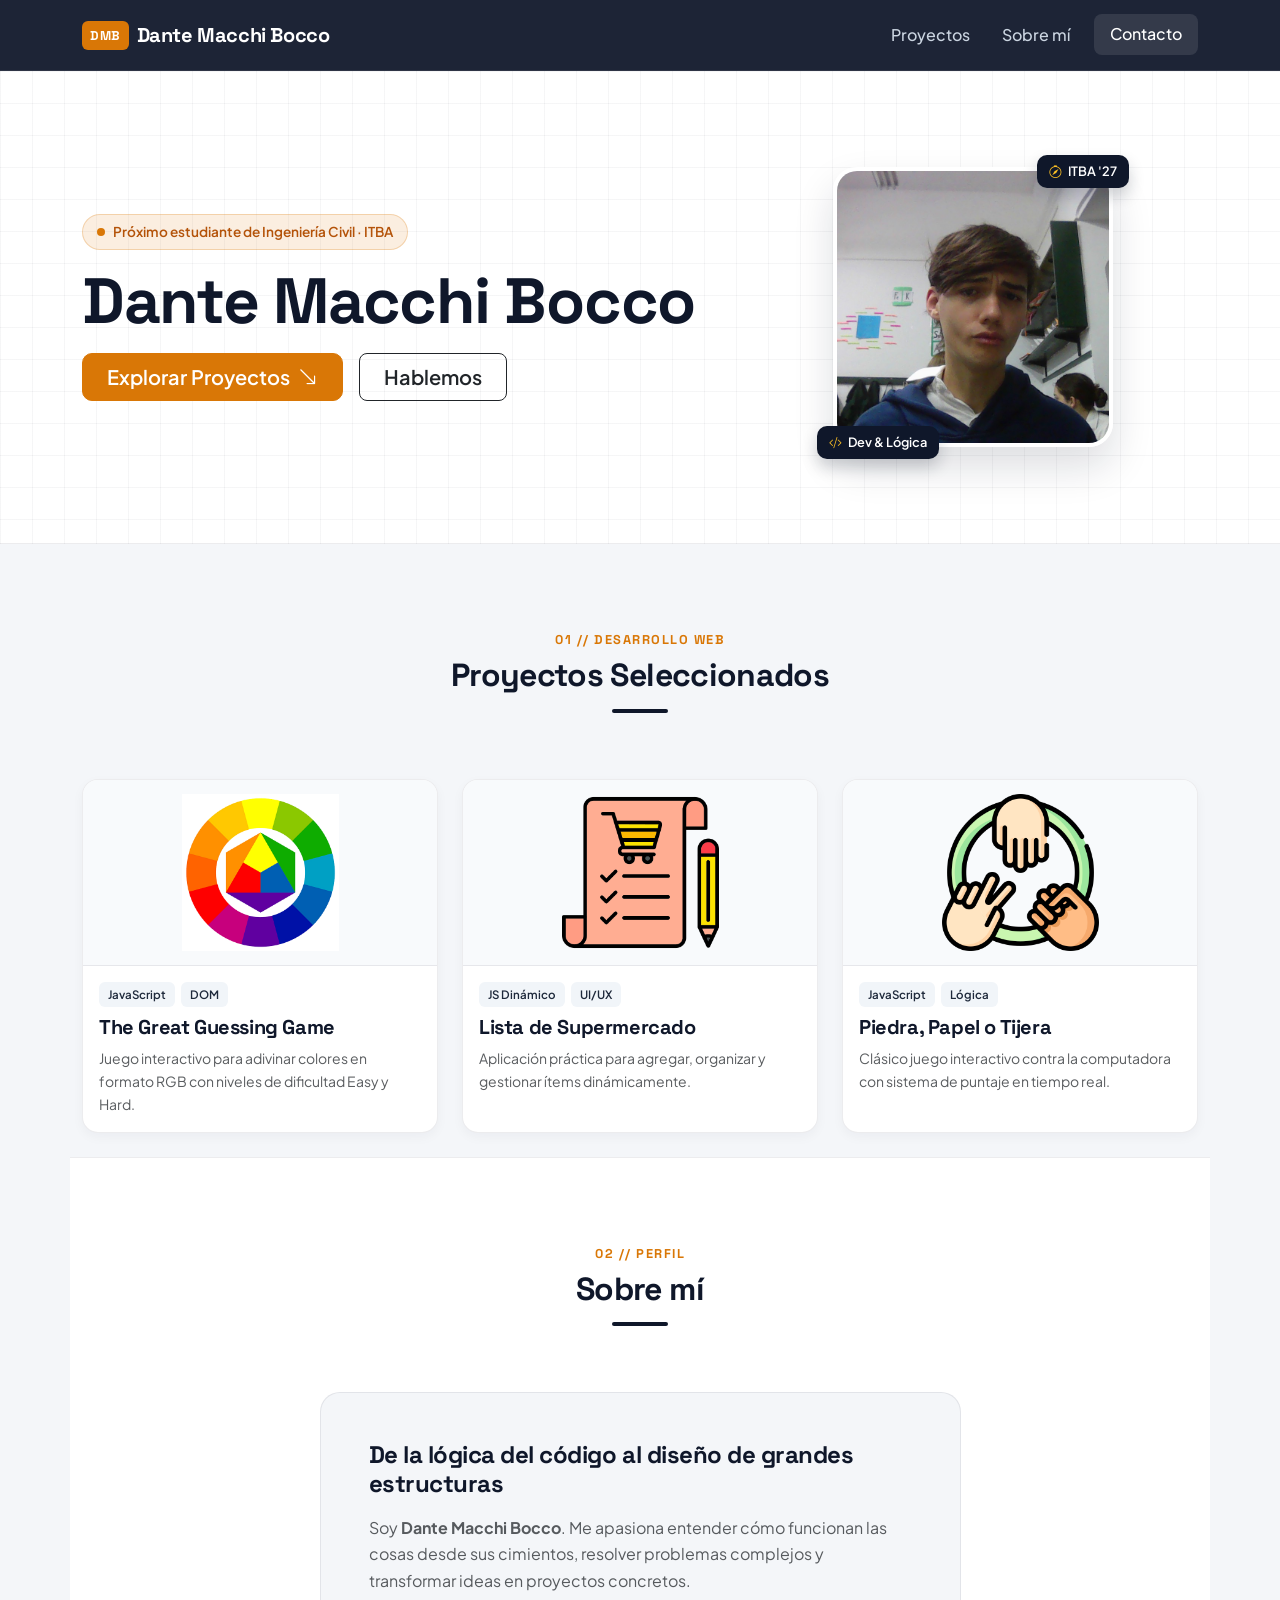
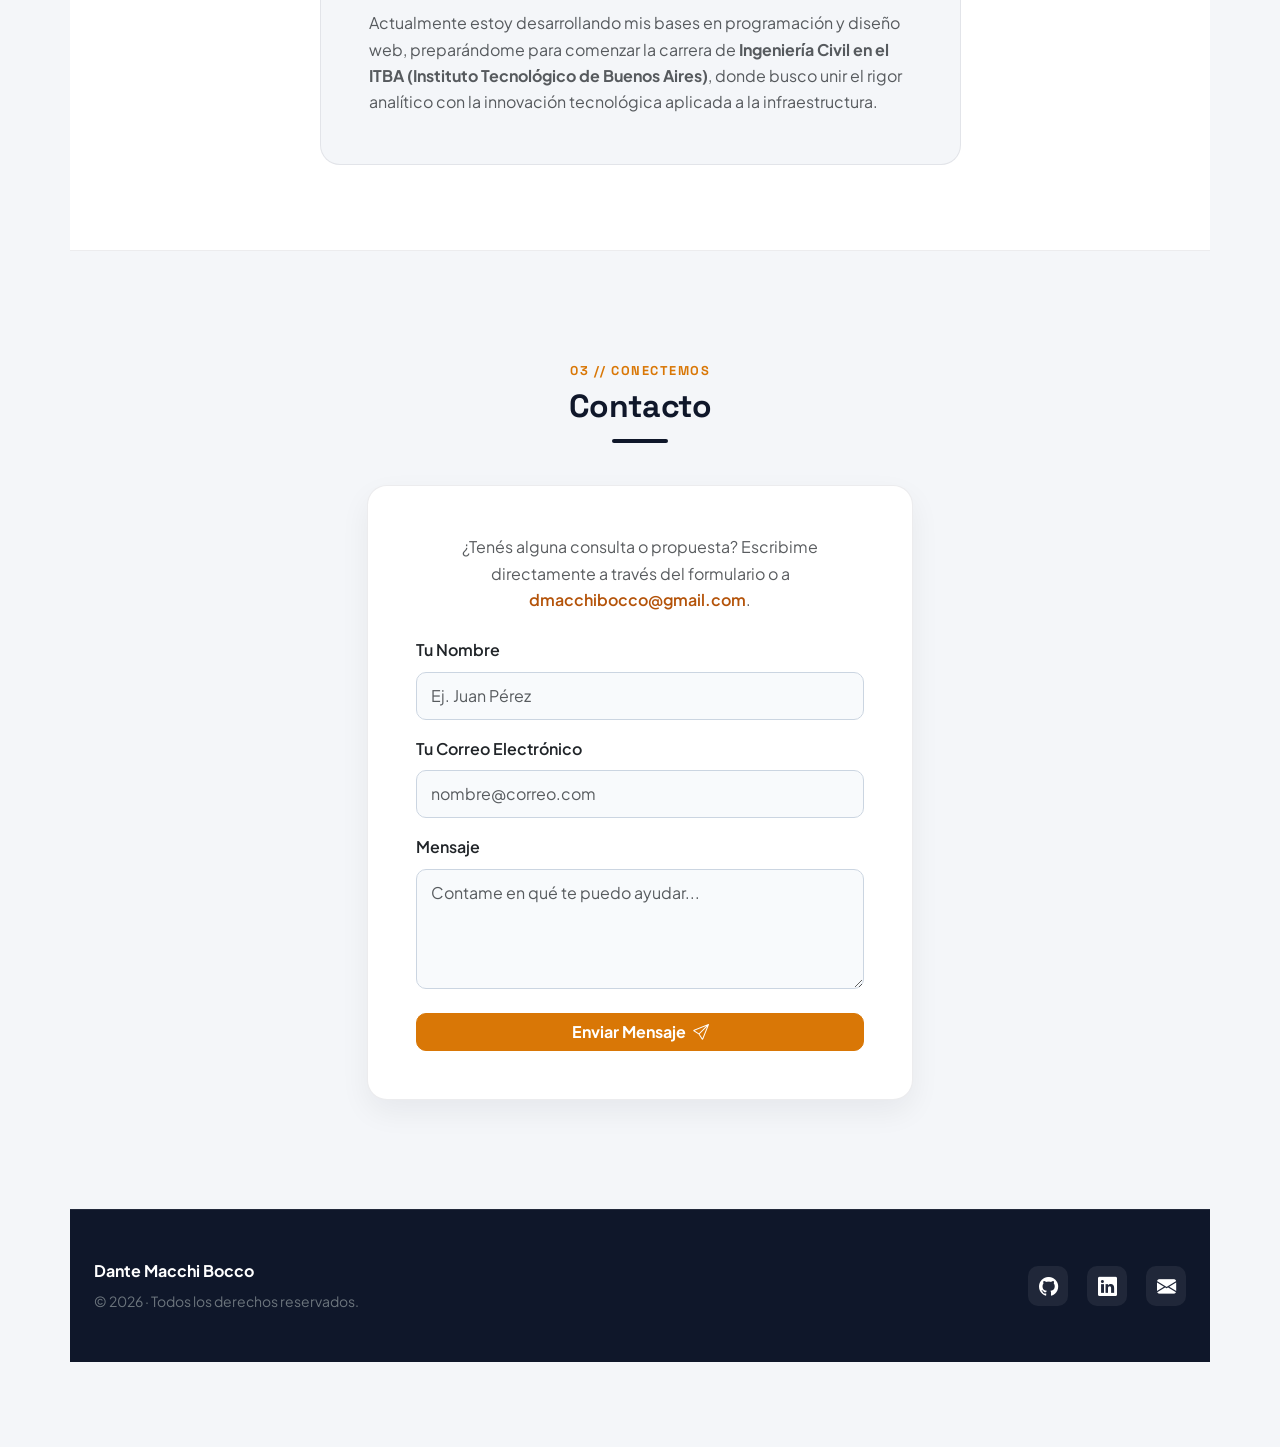
<file: index.html>
<!DOCTYPE html>
<html lang="es">
<head>
  <meta charset="UTF-8">
  <meta name="viewport" content="width=device-width, initial-scale=1.0">
  <title>Dante Macchi Bocco | Portfolio & Proyectos</title>
 
  <!-- Google Fonts -->
  <link rel="preconnect" href="https://fonts.googleapis.com">
  <link rel="preconnect" href="https://fonts.gstatic.com" crossorigin>
  <link href="https://fonts.googleapis.com/css2?family=Plus+Jakarta+Sans:wght@400;500;600;700&family=Space+Grotesk:wght@600;700&display=swap" rel="stylesheet">

  <!-- Bootstrap 5.3 CSS -->
  <link href="https://cdn.jsdelivr.net/npm/bootstrap@5.3.2/dist/css/bootstrap.min.css" rel="stylesheet" integrity="sha384-T3c6CoIi6uLrA9TneNEoa7RxnatzjcDSCmG1MXxSR1GAsXEV/Dwwykc2MPK8M2HN" crossorigin="anonymous">
 
  <!-- Bootstrap Icons -->
  <link rel="stylesheet" href="https://cdn.jsdelivr.net/npm/bootstrap-icons@1.11.1/font/bootstrap-icons.css">

  <!-- CSS Personalizado -->
  <link rel="stylesheet" href="style.css">
</head>
<body>

  <!-- NAVBAR -->
  <nav class="navbar navbar-expand-lg navbar-dark sticky-top custom-navbar">
    <div class="container">
      <a class="navbar-brand fw-bold d-flex align-items-center gap-2" href="#">
        <span class="brand-badge">DMB</span>
        <span>Dante Macchi Bocco</span>
      </a>
     
      <button class="navbar-toggler border-0" type="button" data-bs-toggle="collapse" data-bs-target="#menuNavegacion" aria-controls="menuNavegacion" aria-expanded="false" aria-label="Toggle navigation">
        <span class="navbar-toggler-icon"></span>
      </button>
     
      <div class="collapse navbar-collapse" id="menuNavegacion">
        <ul class="navbar-nav ms-auto mb-2 mb-lg-0 gap-lg-3">
          <li class="nav-item">
            <a class="nav-link" href="#portfolio">Proyectos</a>
          </li>
          <li class="nav-item">
            <a class="nav-link" href="#sobre-mi">Sobre mí</a>
          </li>
          <li class="nav-item">
            <a class="nav-link btn-nav-contact" href="#contacto">Contacto</a>
          </li>
        </ul>
      </div>
    </div>
  </nav>

  <!-- HERO / PORTADA CON GRILLA TÉCNICA -->
  <header class="hero-blueprint">
    <div class="container py-5">
      <div class="row align-items-center gy-5">
        <div class="col-12 col-lg-7 text-center text-lg-start">
          <div class="status-pill mb-3">
            <span class="status-dot"></span> Próximo estudiante de Ingeniería Civil · ITBA
          </div>
          <h1 class="display-3 fw-bold mb-3 hero-title">
            Dante Macchi Bocco
          </h1>
         
          <div class="d-flex flex-wrap gap-3 justify-content-center justify-content-lg-start">
            <a href="#portfolio" class="btn btn-accent btn-lg px-4 fw-semibold">
              Explorar Proyectos <i class="bi bi-arrow-down-right ms-1"></i>
            </a>
            <a href="#contacto" class="btn btn-outline-dark btn-lg px-4 fw-semibold">
              Hablemos
            </a>
          </div>
        </div>

        <div class="col-12 col-lg-5 text-center">
          <div class="profile-frame mx-auto">
            <img src="fotosigma.jpg" alt="Dante Macchi Bocco" class="profile-img">
            <div class="frame-tag frame-tag-top">
              <i class="bi bi-compass"></i> ITBA '27
            </div>
            <div class="frame-tag frame-tag-bottom">
              <i class="bi bi-code-slash"></i> Dev & Lógica
            </div>
          </div>
        </div>
      </div>
    </div>
  </header>

  <!-- PORTFOLIO / PROYECTOS -->
  <section id="portfolio" class="portfolio-section">
    <div class="container">
      <div class="section-header text-center">
        <span class="section-kicker">01 // DESARROLLO WEB</span>
        <h2 class="fw-bold">Proyectos Seleccionados</h2>
        <div class="custom-hr"></div>
      </div>
     
      <div class="row g-4 mt-2 justify-content-center">
       
        <!-- Proyecto 1: Adivina el color -->
        <div class="col-12 col-md-6 col-lg-4">
          <div class="card h-100 portfolio-card">
            <a href="adivina el color/index.html" target="_blank" class="img-wrapper">
              <img src="images.png" class="portfolio-img card-img-top" alt="Adivina el color">
              <span class="card-overlay-btn"><i class="bi bi-box-arrow-up-right"></i> Ver proyecto</span>
            </a>
            <div class="card-body d-flex flex-column">
              <div class="tech-tags mb-2">
                <span class="badge-tech">JavaScript</span>
                <span class="badge-tech">DOM</span>
              </div>
              <h5 class="fw-bold">The Great Guessing Game</h5>
              <p class="text-muted card-text small mb-0">Juego interactivo para adivinar colores en formato RGB con niveles de dificultad Easy y Hard.</p>
            </div>
          </div>
        </div>

        <!-- Proyecto 2: Lista de Súper -->
        <div class="col-12 col-md-6 col-lg-4">
          <div class="card h-100 portfolio-card">
            <a href="parte2-listasuper/index.html" target="_blank" class="img-wrapper">
              <img src="listasuper.png" class="portfolio-img card-img-top" alt="Lista super">
              <span class="card-overlay-btn"><i class="bi bi-box-arrow-up-right"></i> Ver proyecto</span>
            </a>
            <div class="card-body d-flex flex-column">
              <div class="tech-tags mb-2">
                <span class="badge-tech">JS Dinámico</span>
                <span class="badge-tech">UI/UX</span>
              </div>
              <h5 class="fw-bold">Lista de Supermercado</h5>
              <p class="text-muted card-text small mb-0">Aplicación práctica para agregar, organizar y gestionar ítems dinámicamente.</p>
            </div>
          </div>
        </div>

        <!-- Proyecto 3: Piedra, papel o tijera -->
        <div class="col-12 col-md-6 col-lg-4">
          <div class="card h-100 portfolio-card">
            <a href="Piedra/index.html" target="_blank" class="img-wrapper">
              <img src="ppt.png" class="portfolio-img card-img-top" alt="Piedra papel o tijera">
              <span class="card-overlay-btn"><i class="bi bi-box-arrow-up-right"></i> Ver proyecto</span>
            </a>
            <div class="card-body d-flex flex-column">
              <div class="tech-tags mb-2">
                <span class="badge-tech">JavaScript</span>
                <span class="badge-tech">Lógica</span>
              </div>
              <h5 class="fw-bold">Piedra, Papel o Tijera</h5>
              <p class="text-muted card-text small mb-0">Clásico juego interactivo contra la computadora con sistema de puntaje en tiempo real.</p>
            </div>
          </div>
        </div>

   

  <!-- SOBRE MÍ -->
  <section id="sobre-mi" class="about-section">
    <div class="container">
      <div class="section-header text-center">
        <span class="section-kicker">02 // PERFIL</span>
        <h2 class="fw-bold">Sobre mí</h2>
        <div class="custom-hr"></div>
      </div>

      <div class="row justify-content-center align-items-center g-4 mt-2">
        <div class="col-12 col-lg-7">
          <div class="about-card p-4 p-md-5">
            <h3 class="h4 fw-bold mb-3">De la lógica del código al diseño de grandes estructuras</h3>
            <p class="text-muted mb-3">
              Soy <strong>Dante Macchi Bocco</strong>. Me apasiona entender cómo funcionan las cosas desde sus cimientos, resolver problemas complejos y transformar ideas en proyectos concretos.
            </p>
            <p class="text-muted mb-0">
              Actualmente estoy desarrollando mis bases en programación y diseño web, preparándome para comenzar la carrera de <strong>Ingeniería Civil en el ITBA (Instituto Tecnológico de Buenos Aires)</strong>, donde busco unir el rigor analítico con la innovación tecnológica aplicada a la infraestructura.
            </p>
          </div>
        </div>

        
  </section>

  <!-- CONTACTO -->
  <section id="contacto" class="contact-section">
    <div class="container">
      <div class="section-header text-center">
        <span class="section-kicker">03 // CONECTEMOS</span>
        <h2 class="fw-bold">Contacto</h2>
        <div class="custom-hr"></div>
      </div>
     
      <div class="row justify-content-center">
        <div class="col-12 col-md-8 col-lg-6">
          <div class="card contact-card p-4 p-md-5">
            <p class="text-center text-muted mb-4">
              ¿Tenés alguna consulta o propuesta? Escribime directamente a través del formulario o a 
              <a href="mailto:dmacchibocco@gmail.com" class="fw-semibold text-decoration-none link-accent">dmacchibocco@gmail.com</a>.
            </p>

            <form action="https://formspree.io/f/mgakyngj" method="POST">
              <div class="mb-3">
                <label for="nombre" class="form-label fw-semibold">Tu Nombre</label>
                <input type="text" class="form-control" id="nombre" name="name" required placeholder="Ej. Juan Pérez">
              </div>
              <div class="mb-3">
                <label for="email" class="form-label fw-semibold">Tu Correo Electrónico</label>
                <input type="email" class="form-control" id="email" name="email" required placeholder="nombre@correo.com">
              </div>
              <div class="mb-4">
                <label for="mensaje" class="form-label fw-semibold">Mensaje</label>
                <textarea class="form-control" id="mensaje" name="message" rows="4" required placeholder="Contame en qué te puedo ayudar..."></textarea>
              </div>
              <button type="submit" class="btn btn-accent w-100 fw-bold py-2.5">
                Enviar Mensaje <i class="bi bi-send ms-1"></i>
              </button>
            </form>
          </div>
        </div>
      </div>
    </div>
  </section>

  <!-- FOOTER -->
  <footer class="custom-footer text-white py-5">
    <div class="container">
      <div class="row align-items-center gy-3">
       
        <div class="col-12 col-md-6 text-center text-md-start">
          <p class="fw-bold mb-1">Dante Macchi Bocco</p>
          <small class="text-secondary">&copy; 2026 · Todos los derechos reservados.</small>
        </div>
       
        <div class="col-12 col-md-6 text-center text-md-end">
          <a href="https://github.com/" target="_blank" class="footer-icon me-3" aria-label="GitHub">
            <i class="bi bi-github"></i>
          </a>
          <a href="https://linkedin.com/" target="_blank" class="footer-icon me-3" aria-label="LinkedIn">
            <i class="bi bi-linkedin"></i>
          </a>
          <a href="mailto:dmacchibocco@gmail.com" class="footer-icon" title="Enviar correo a dmacchibocco@gmail.com" aria-label="Correo">
            <i class="bi bi-envelope-fill"></i>
          </a>
        </div>
       
      </div>
    </div>
  </footer>

  <!-- Bootstrap JS Bundle -->
  <script src="https://cdn.jsdelivr.net/npm/bootstrap@5.3.2/dist/js/bootstrap.bundle.min.js" integrity="sha384-C6RzsynM9kWDrMNeT87bh95OGNyZPhcTNXj1NW7RuBCsyN/o0jlpcV8Qyq46cDfL" crossorigin="anonymous"></script>
</body>
</html>
</file>
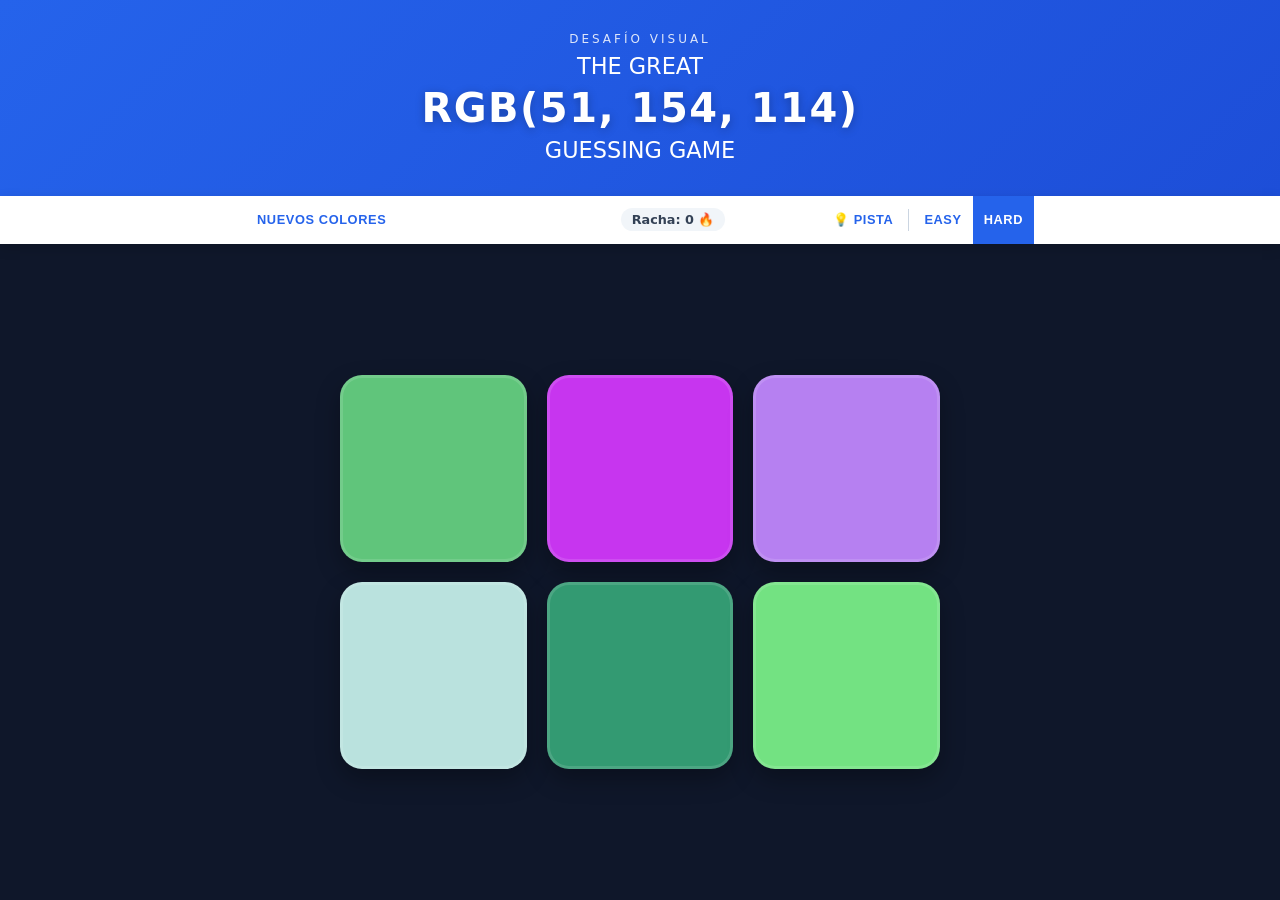
<file: adivina el color/index.html>
<!DOCTYPE html>
<html lang="es">
<head>
  <meta charset="UTF-8">
  <meta name="viewport" content="width=device-width, initial-scale=1.0">
  <title>The Great Color Guessing Game</title>
  <link rel="stylesheet" href="style.css">
</head>
<body>

  <header id="header">
    <div class="header-content">
      <span class="subtitle">Desafío Visual</span>
      <h1>The Great <br><span id="colorDisplay">RGB(255, 255, 255)</span><br> Guessing Game</h1>
     
      <!-- Barra de pista RGB oculta por defecto -->
      <div id="hintContainer" class="hint-container hidden">
        <div class="rgb-bar">
          <div id="barR" class="bar-segment red" title="Rojo"></div>
          <div id="barG" class="bar-segment green" title="Verde"></div>
          <div id="barB" class="bar-segment blue" title="Azul"></div>
        </div>
        <small class="hint-label">Proporción de luz R / G / B</small>
      </div>
    </div>
  </header>

  <nav class="stripe">
    <div class="stripe-container">
      <button id="reset" class="btn-control">Nuevos Colores</button>
     
      <div class="status-group">
        <span id="message"></span>
        <span class="streak-badge">Racha: <strong id="streakDisplay">0</strong> 🔥</span>
      </div>

      <div class="mode-group">
        <button id="hintBtn" class="btn-hint" title="Ver proporción de colores">💡 Pista</button>
        <div class="divider"></div>
        <button class="mode">Easy</button>
        <button class="mode selected">Hard</button>
      </div>
    </div>
  </nav>

  <main class="container">
    <div class="square"></div>
    <div class="square"></div>
    <div class="square"></div>
    <div class="square"></div>
    <div class="square"></div>
    <div class="square"></div>
  </main>

  <script src="script.js"></script>
</body>
</html>
</file>
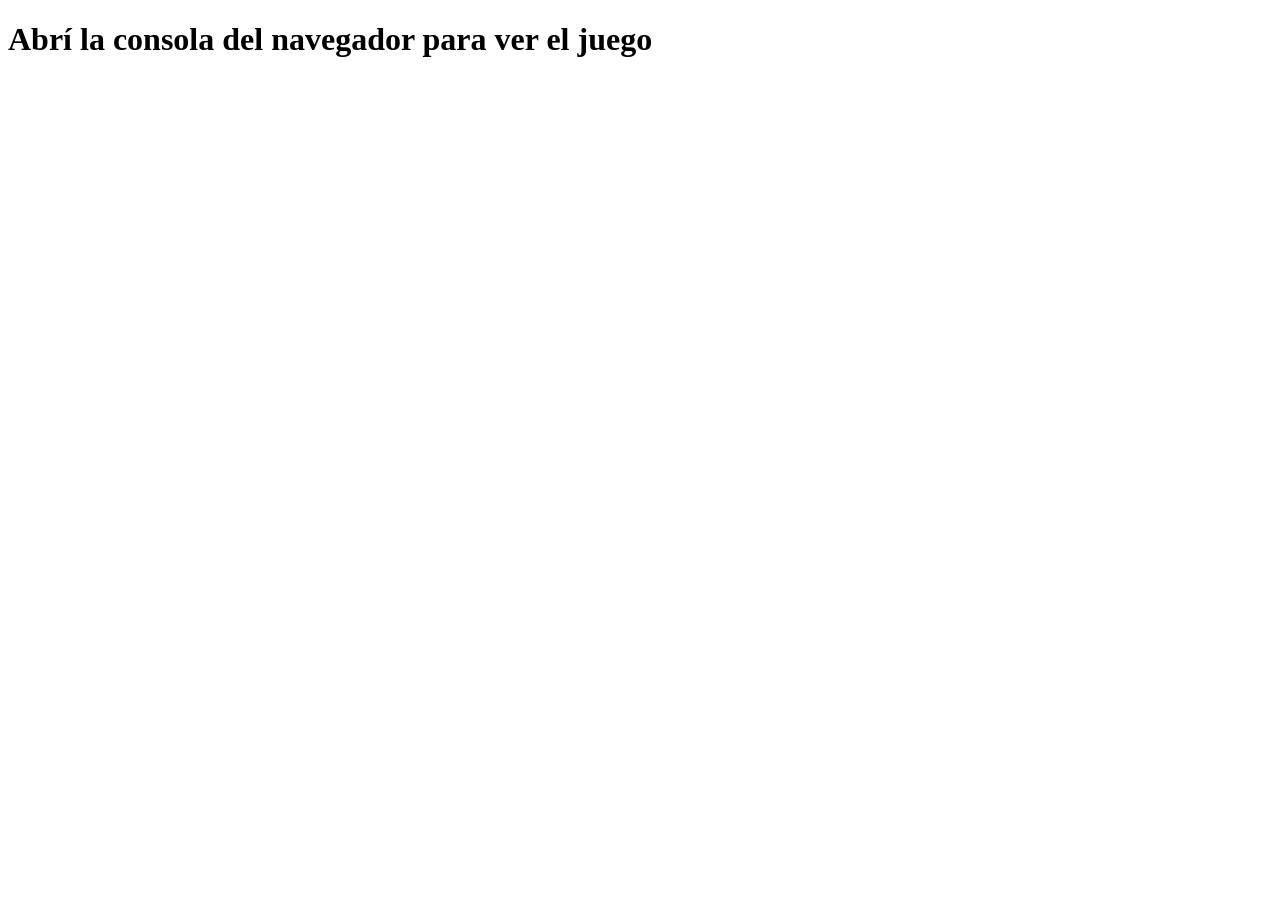
<file: Piedra/index.html>
<!DOCTYPE html>
<html lang="es">
<head>
  <meta charset="UTF-8">
  <title>Piedra, Papel o Tijera</title>
</head>
<body>
  <h1>Abrí la consola del navegador para ver el juego</h1>

  <script src="script.js"></script>
</body>
</html>
</file>
<file: style.css>
/* --- VARIABLES DE DISEÑO (ESTÉTICA INGENIERÍA / BLUEPRINT MODERNO) --- */
:root {
  --bg-main: #f4f6f9;
  --bg-surface: #ffffff;
  --navy-dark: #0f172a;
  --navy-medium: #1e293b;
  --accent-amber: #d97706;
  --accent-amber-hover: #b45309;
  --accent-amber-soft: rgba(217, 119, 6, 0.12);
  --text-dark: #0f172a;
  --text-muted: #475569;
  --border-subtle: rgba(15, 23, 42, 0.08);
}

html {
  scroll-behavior: smooth;
}

body {
  background-color: var(--bg-main);
  color: var(--text-dark);
  font-family: 'Plus Jakarta Sans', system-ui, -apple-system, sans-serif;
  line-height: 1.65;
}

h1, h2, h3, h4, h5, .navbar-brand {
  font-family: 'Space Grotesk', sans-serif;
  letter-spacing: -0.02em;
}

/* --- NAVBAR --- */
.custom-navbar {
  background-color: rgba(15, 23, 42, 0.94);
  backdrop-filter: blur(10px);
  border-bottom: 1px solid rgba(255, 255, 255, 0.08);
  padding: 0.85rem 0;
}

.brand-badge {
  background-color: var(--accent-amber);
  color: #ffffff;
  font-size: 0.8rem;
  font-weight: 700;
  padding: 4px 8px;
  border-radius: 6px;
  letter-spacing: 0.5px;
}

.nav-link {
  color: #cbd5e1 !important;
  font-weight: 500;
  transition: color 0.2s ease;
}

.nav-link:hover {
  color: #ffffff !important;
}

.btn-nav-contact {
  color: #ffffff !important;
  background-color: rgba(255, 255, 255, 0.1);
  border-radius: 8px;
  padding: 0.45rem 1rem !important;
}

.btn-nav-contact:hover {
  background-color: var(--accent-amber);
}

/* --- HERO / PORTADA CON GRILLA TÉCNICA --- */
.hero-blueprint {
  background-color: #ffffff;
  background-image: 
    linear-gradient(to right, rgba(15, 23, 42, 0.04) 1px, transparent 1px),
    linear-gradient(to bottom, rgba(15, 23, 42, 0.04) 1px, transparent 1px);
  background-size: 32px 32px;
  border-bottom: 1px solid var(--border-subtle);
  padding: 3rem 0;
}

.status-pill {
  display: inline-flex;
  align-items: center;
  gap: 8px;
  background-color: var(--accent-amber-soft);
  color: var(--accent-amber-hover);
  font-weight: 600;
  font-size: 0.85rem;
  padding: 6px 14px;
  border-radius: 99px;
  border: 1px solid rgba(217, 119, 6, 0.25);
}

.status-dot {
  width: 8px;
  height: 8px;
  background-color: var(--accent-amber);
  border-radius: 50%;
}

.hero-title {
  color: var(--navy-dark);
  line-height: 1.1;
}

.hero-subtitle {
  max-width: 560px;
}

/* Botón Principal Ámbar */
.btn-accent {
  background-color: var(--accent-amber);
  border-color: var(--accent-amber);
  color: #ffffff;
  border-radius: 10px;
  transition: transform 0.2s ease, background-color 0.2s ease, box-shadow 0.2s ease;
}

.btn-accent:hover {
  background-color: var(--accent-amber-hover);
  border-color: var(--accent-amber-hover);
  color: #ffffff;
  transform: translateY(-2px);
  box-shadow: 0 8px 20px rgba(217, 119, 6, 0.25);
}

/* Marco de foto de perfil estilo técnico */
.profile-frame {
  position: relative;
  width: 280px;
  height: 280px;
}

.profile-img {
  width: 100%;
  height: 100%;
  object-fit: cover;
  border-radius: 24px;
  border: 4px solid #ffffff;
  box-shadow: 0 20px 40px rgba(15, 23, 42, 0.14);
  transition: transform 0.35s ease;
}

.profile-frame:hover .profile-img {
  transform: scale(1.02);
}

.frame-tag {
  position: absolute;
  background-color: var(--navy-dark);
  color: #ffffff;
  font-size: 0.8rem;
  font-weight: 600;
  padding: 6px 12px;
  border-radius: 10px;
  box-shadow: 0 8px 16px rgba(15, 23, 42, 0.2);
  display: flex;
  align-items: center;
  gap: 6px;
}

.frame-tag i {
  color: #fbbf24;
}

.frame-tag-top {
  top: -12px;
  right: -16px;
}

.frame-tag-bottom {
  bottom: -12px;
  left: -16px;
}

/* --- ENCABEZADOS DE SECCIÓN --- */
.section-kicker {
  display: block;
  font-family: 'Space Grotesk', sans-serif;
  font-size: 0.8rem;
  font-weight: 700;
  letter-spacing: 1.5px;
  color: var(--accent-amber);
  margin-bottom: 6px;
}

.custom-hr {
  width: 56px;
  height: 4px;
  background-color: var(--navy-dark);
  border-radius: 99px;
  margin: 14px auto 42px auto;
}

/* --- SECCIONES --- */
.portfolio-section,
.about-section,
.contact-section {
  padding: 85px 0;
}

.about-section {
  background-color: #ffffff;
  border-top: 1px solid var(--border-subtle);
  border-bottom: 1px solid var(--border-subtle);
}

/* --- TARJETAS DE PROYECTOS --- */
.portfolio-card {
  overflow: hidden;
  border-radius: 16px;
  border: 1px solid var(--border-subtle);
  background-color: var(--bg-surface);
  box-shadow: 0 4px 12px rgba(15, 23, 42, 0.04);
  transition: transform 0.3s ease, box-shadow 0.3s ease, border-color 0.3s ease;
}

.portfolio-card:hover {
  transform: translateY(-6px);
  border-color: rgba(217, 119, 6, 0.45);
  box-shadow: 0 18px 34px rgba(15, 23, 42, 0.1);
}

.img-wrapper {
  position: relative;
  display: block;
  overflow: hidden;
  background-color: #f8fafc;
  border-bottom: 1px solid var(--border-subtle);
}

.portfolio-img {
  width: 100%;
  height: 185px;
  object-fit: contain;
  padding: 14px;
  transition: transform 0.4s ease;
}

.portfolio-card:hover .portfolio-img {
  transform: scale(1.05);
}

.card-overlay-btn {
  position: absolute;
  bottom: 12px;
  right: 12px;
  background-color: var(--navy-dark);
  color: #ffffff;
  font-size: 0.78rem;
  font-weight: 600;
  padding: 5px 11px;
  border-radius: 8px;
  opacity: 0;
  transform: translateY(6px);
  transition: opacity 0.25s ease, transform 0.25s ease;
}

.portfolio-card:hover .card-overlay-btn {
  opacity: 1;
  transform: translateY(0);
}

.tech-tags {
  display: flex;
  flex-wrap: wrap;
  gap: 6px;
}

.badge-tech {
  background-color: #f1f5f9;
  color: var(--navy-medium);
  font-size: 0.72rem;
  font-weight: 600;
  padding: 3px 9px;
  border-radius: 6px;
}

.portfolio-card h5 {
  color: var(--navy-dark);
  transition: color 0.2s ease;
}

.portfolio-card:hover h5 {
  color: var(--accent-amber-hover);
}

/* --- SECCIÓN SOBRE MÍ --- */
.about-card {
  background-color: var(--bg-main);
  border-radius: 20px;
  border: 1px solid var(--border-subtle);
}

.stat-box {
  background-color: var(--bg-main);
  border: 1px solid var(--border-subtle);
  border-radius: 16px;
  padding: 1.4rem;
  height: 100%;
  transition: transform 0.2s ease, border-color 0.2s ease;
}

.stat-box:hover {
  transform: translateY(-3px);
  border-color: rgba(217, 119, 6, 0.4);
}

.stat-icon {
  font-size: 1.5rem;
  color: var(--accent-amber);
  display: inline-block;
  margin-bottom: 8px;
}

/* --- FORMULARIO DE CONTACTO --- */
.contact-card {
  border-radius: 20px;
  border: 1px solid var(--border-subtle);
  box-shadow: 0 12px 30px rgba(15, 23, 42, 0.06);
}

.link-accent {
  color: var(--accent-amber-hover);
}

.link-accent:hover {
  text-decoration: underline !important;
}

.form-control {
  border-radius: 10px;
  padding: 11px 14px;
  border: 1px solid #cbd5e1;
  background-color: #f8fafc;
}

.form-control:focus {
  background-color: #ffffff;
  border-color: var(--accent-amber);
  box-shadow: 0 0 0 0.22rem rgba(217, 119, 6, 0.15);
}

/* --- FOOTER --- */
.custom-footer {
  background-color: var(--navy-dark);
  border-top: 1px solid rgba(255, 255, 255, 0.08);
}

.footer-icon {
  display: inline-flex;
  align-items: center;
  justify-content: center;
  width: 40px;
  height: 40px;
  border-radius: 10px;
  background-color: rgba(255, 255, 255, 0.07);
  color: #ffffff;
  font-size: 1.2rem;
  transition: background-color 0.2s ease, transform 0.2s ease;
}

.footer-icon:hover {
  background-color: var(--accent-amber);
  color: #ffffff;
  transform: translateY(-3px);
}
</file>
<file: adivina el color/style.css>
:root {
  --bg-dark: #0f172a;
  --accent: #3b82f6;
  --stripe-bg: #ffffff;
  --text-dark: #1e293b;
}

* {
  box-sizing: border-box;
  margin: 0;
  padding: 0;
}

body {
  background-color: var(--bg-dark);
  font-family: system-ui, -apple-system, "Segoe UI", Roboto, sans-serif;
  color: #ffffff;
  min-height: 100vh;
  display: flex;
  flex-direction: column;
}

/* --- CABECERA --- */
header {
  background: linear-gradient(135deg, #2563eb, #1d4ed8);
  text-align: center;
  padding: 2rem 1rem;
  transition: background 0.5s ease;
  box-shadow: 0 4px 20px rgba(0, 0, 0, 0.25);
}

.subtitle {
  text-transform: uppercase;
  letter-spacing: 3px;
  font-size: 0.75rem;
  opacity: 0.85;
  display: block;
  margin-bottom: 0.35rem;
}

h1 {
  font-weight: 400;
  text-transform: uppercase;
  line-height: 1.25;
  font-size: 1.4rem;
}

#colorDisplay {
  font-size: 2.5rem;
  font-weight: 800;
  letter-spacing: 1.5px;
  display: inline-block;
  margin: 0.2rem 0;
  text-shadow: 0 2px 10px rgba(0, 0, 0, 0.25);
}

/* --- PISTA VISUAL RGB --- */
.hint-container {
  max-width: 340px;
  margin: 14px auto 0 auto;
  background: rgba(15, 23, 42, 0.35);
  padding: 10px 14px;
  border-radius: 12px;
  backdrop-filter: blur(6px);
  transition: all 0.3s ease;
}

.hint-container.hidden {
  display: none;
}

.rgb-bar {
  display: flex;
  height: 12px;
  border-radius: 99px;
  overflow: hidden;
  background: rgba(255, 255, 255, 0.15);
  border: 1px solid rgba(255, 255, 255, 0.25);
}

.bar-segment {
  height: 100%;
  transition: width 0.4s ease;
}

.bar-segment.red { background-color: #ef4444; }
.bar-segment.green { background-color: #22c55e; }
.bar-segment.blue { background-color: #38bdf8; }

.hint-label {
  display: block;
  margin-top: 5px;
  font-size: 0.72rem;
  letter-spacing: 0.5px;
  opacity: 0.9;
}

/* --- BARRA DE CONTROLES --- */
.stripe {
  background-color: var(--stripe-bg);
  color: var(--text-dark);
  box-shadow: 0 4px 12px rgba(0, 0, 0, 0.15);
  position: sticky;
  top: 0;
  z-index: 10;
}

.stripe-container {
  max-width: 820px;
  margin: 0 auto;
  display: flex;
  justify-content: space-between;
  align-items: center;
  padding: 0 1rem;
  min-height: 48px;
  flex-wrap: wrap;
  gap: 8px;
}

button {
  border: none;
  background: none;
  text-transform: uppercase;
  height: 48px;
  font-weight: 700;
  color: #2563eb;
  letter-spacing: 0.6px;
  font-size: 0.8rem;
  padding: 0 11px;
  cursor: pointer;
  transition: all 0.2s ease;
}

button:hover {
  background-color: #eff6ff;
  color: #1d4ed8;
}

button.selected {
  background-color: #2563eb;
  color: #ffffff;
}

.btn-hint.active {
  background-color: #fef3c7;
  color: #b45309;
}

.status-group {
  display: flex;
  align-items: center;
  gap: 12px;
}

#message {
  font-weight: 700;
  font-size: 0.86rem;
  min-width: 115px;
  text-align: center;
}

.streak-badge {
  background-color: #f1f5f9;
  color: #334155;
  padding: 4px 11px;
  border-radius: 99px;
  font-size: 0.8rem;
  font-weight: 600;
}

.mode-group {
  display: flex;
  align-items: center;
}

.divider {
  width: 1px;
  height: 22px;
  background-color: #cbd5e1;
  margin: 0 4px;
}

/* --- GRILLA DE CUADRADOS --- */
.container {
  max-width: 640px;
  width: 100%;
  margin: auto;
  padding: 2.5rem 1.25rem;
  display: grid;
  grid-template-columns: repeat(3, 1fr);
  gap: 20px;
}

.square {
  aspect-ratio: 1 / 1;
  background-color: #3b82f6;
  border-radius: 22px;
  cursor: pointer;
  box-shadow: 0 10px 25px rgba(0, 0, 0, 0.3);
  border: 3px solid rgba(255, 255, 255, 0.12);
  transition: transform 0.25s cubic-bezier(0.34, 1.56, 0.64, 1),
              opacity 0.35s ease,
              background-color 0.4s ease,
              box-shadow 0.25s ease;
}

.square:hover {
  transform: translateY(-6px) scale(1.03);
  box-shadow: 0 16px 30px rgba(0, 0, 0, 0.45);
  border-color: rgba(255, 255, 255, 0.5);
}

.square.wrong {
  opacity: 0;
  pointer-events: none;
  transform: scale(0.85);
}

@media (max-width: 580px) {
  #colorDisplay {
    font-size: 1.85rem;
  }
  .stripe-container {
    justify-content: center;
    padding: 6px;
  }
  .container {
    gap: 14px;
  }
}
</file>
